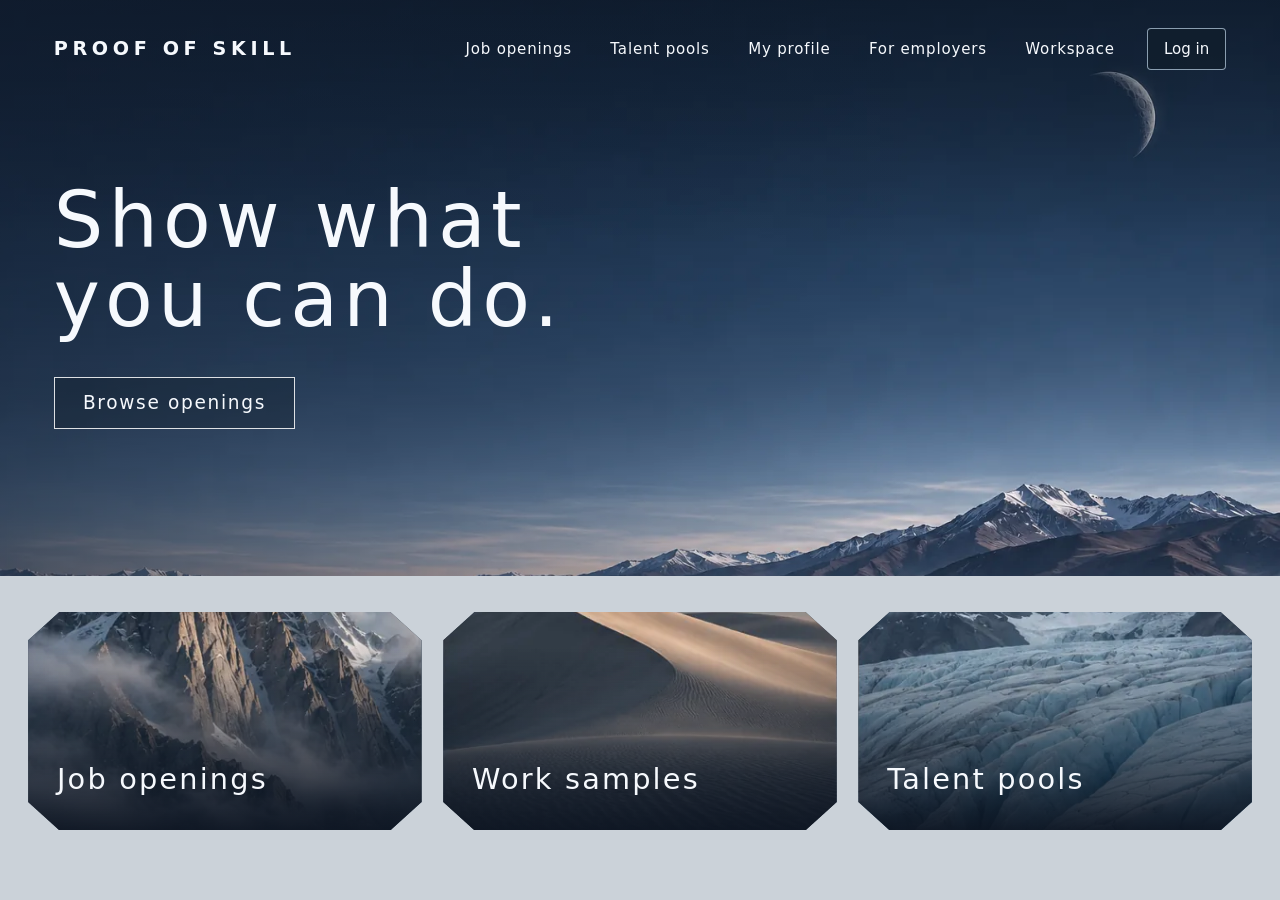
<file: index.html>
<!doctype html>
<html lang="en">
<head>
  <meta charset="utf-8">
  <meta name="viewport" content="width=device-width, initial-scale=1">
  <meta name="description" content="Practical work samples and structured human review for skills-first hiring.">
  <meta name="theme-color" content="#0d1624">
  <title>Proof of Skill</title>
  <link rel="stylesheet" href="style.css">
  <script defer src="candidate-auth-config.js"></script>
  <script defer src="candidate-auth.js"></script>
  <script defer src="candidate-idle.js"></script>
  <script defer src="teams.js"></script>
  <script defer src="employer-demo.js"></script>
  <script defer src="northline-demo.js"></script>
  <script defer src="app.js"></script>
</head>
<body>
  <a class="skip" href="#main">Skip to content</a>
  <div id="app"></div>
  <aside class="session-warning panel panel-pad flow" id="session-warning" aria-labelledby="session-warning-heading" hidden>
    <h2 id="session-warning-heading">Still working?</h2>
    <p id="session-warning-message" role="status"></p>
    <div class="actions"><button class="btn primary" type="button">Stay signed in</button></div>
  </aside>
  <div id="status" class="toast" role="status" aria-live="polite"></div>
  <noscript>This workspace requires JavaScript.</noscript>
</body>
</html>
</file>
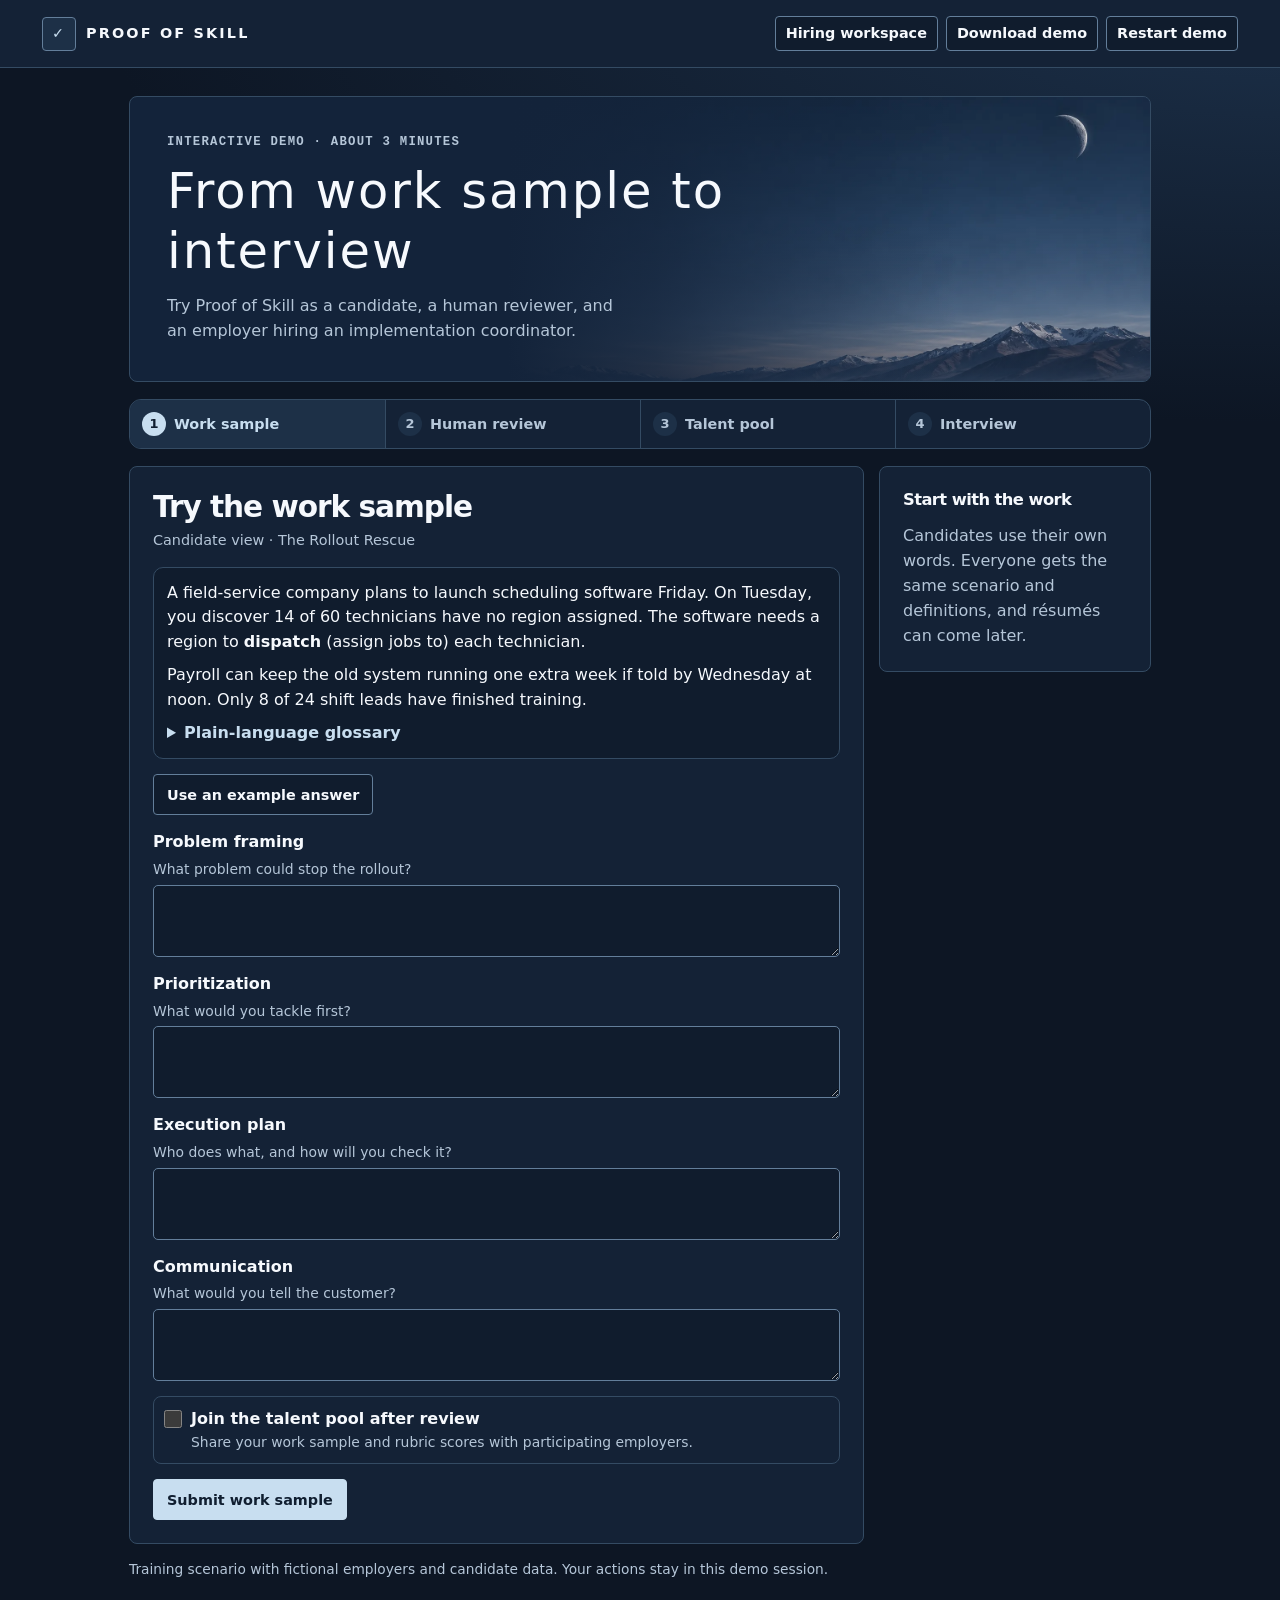
<file: guided-demo.html>
<!doctype html>
<html lang="en">
<head>
  <meta charset="utf-8">
  <meta name="viewport" content="width=device-width, initial-scale=1">
  <meta name="theme-color" content="#0d1624">
  <meta name="description" content="Try Proof of Skill from the candidate, reviewer, and employer perspectives.">
  <title>Guided demo · Proof of Skill</title>
  <style>
    :root {
      color-scheme:dark; font:16px/1.55 Inter, "Segoe UI", system-ui, sans-serif;
      --canvas:#0d1624; --surface:#142236; --control:#101c2d; --raised:#1d3047;
      --ink:#f6f9fd; --muted:#b5c6d8; --line:#344b63; --edge:#637e9a;
      --accent:#c8def0; --accent-hover:#ecf5ff; --accent-text:#101e30;
      --mono:"IBM Plex Mono",ui-monospace,"SFMono-Regular",Consolas,monospace;
    }
    *,*::before,*::after {box-sizing:border-box}
    body {margin:0;min-height:100vh;color:var(--ink);background:radial-gradient(ellipse at top right,#1c3049 0%,transparent 65%) 0 0 / 100% 460px no-repeat,var(--canvas)}
    h1,h2,h3,p {margin:0}
    h1,h2,h3 {line-height:1.2;letter-spacing:-.035em}
    h1 {font-size:clamp(2rem,5.4vw,3.2rem);max-width:19ch}
    h2 {font-size:clamp(1.35rem,3.8vw,1.85rem)}
    h3 {font-size:1.02rem}
    button,input,textarea,select {font:inherit}
    button {cursor:pointer}
    :focus-visible {outline:2px solid var(--accent-hover);outline-offset:4px}
    .topbar {
      display:flex;align-items:center;justify-content:space-between;gap:12px 22px;flex-wrap:wrap;
      min-height:68px;padding:12px clamp(18px,5vw,42px);background:var(--surface);border-bottom:1px solid var(--line)
    }
    .brand {display:flex;align-items:center;gap:10px;font-size:.9rem;font-weight:570;letter-spacing:.15em;text-transform:uppercase}
    .logo {display:grid;place-items:center;width:34px;height:34px;border-radius:4px;border:1px solid var(--edge);background:var(--raised);color:var(--accent);font-weight:820}
    main {max-width:1090px;margin:0 auto;padding:28px clamp(15px,4vw,34px) 55px}
    .hero {position:relative;isolation:isolate;overflow:hidden;min-height:252px;display:grid;align-content:center;padding:clamp(20px,5vw,37px);border:1px solid var(--line);border-radius:8px;background:#13233a;color:var(--ink)}
    .hero::after {
      content:"";z-index:-1;position:absolute;inset:0 0 0 auto;width:63%;
      background:linear-gradient(90deg,#13233a 0%,#13233ac9 23%,transparent 70%),
        linear-gradient(0deg,#13233a88,transparent 55%),
        var(--demo-image,none) right 26% / cover no-repeat,
        radial-gradient(ellipse at 82% 22%,#385776,#172b46 52%,#13233a 80%);
    }
    .tag {color:var(--muted);font:650 .77rem/1.4 var(--mono);text-transform:uppercase;letter-spacing:.10em;margin-bottom:11px}
    .hero p {color:var(--muted);max-width:45ch;margin-top:13px}
    .hero h1 {font-size:clamp(1.75rem,4.25vw,3.1rem);max-width:19ch;letter-spacing:.04em;font-weight:380}
    .steps {display:grid;grid-template-columns:repeat(4,1fr);margin:17px 0;padding:0;list-style:none;border:1px solid var(--line);border-radius:12px;background:var(--surface);overflow:hidden}
    .steps li {padding:12px;display:flex;align-items:center;gap:8px;font-size:.9rem;color:var(--muted);font-weight:640}
    .steps li + li {border-left:1px solid var(--line)}
    .steps li[aria-current=step] {color:var(--accent);background:var(--raised)}
    .steps li.past {color:#b7dec8}
    .step-number {display:grid;place-items:center;flex:none;width:24px;height:24px;border-radius:50%;background:var(--raised);font-size:.81rem}
    [aria-current=step] .step-number {color:var(--accent-text);background:var(--accent)}
    .past .step-number {color:#b7dec8;background:#213129}
    .layout {display:grid;grid-template-columns:minmax(0,1fr) minmax(210px,.37fr);align-items:start;gap:15px}
    .panel {min-width:0;padding:clamp(15px,4vw,23px);background:var(--surface);border:1px solid var(--line);border-radius:8px}
    .flow {display:grid;gap:15px}
    .muted {color:var(--muted)}
    .subtle {font-size:.9rem;color:var(--muted);margin-top:4px}
    .actions {display:flex;align-items:center;gap:8px;flex-wrap:wrap}
    .btn {min-height:41px;display:inline-flex;align-items:center;justify-content:center;padding:7px 13px;background:var(--control);border:1px solid var(--edge);border-radius:4px;color:var(--ink);font-weight:650;font-size:.9rem;text-decoration:none}
    .btn:hover {background:var(--raised);border-color:var(--edge)}
    .btn.primary {color:var(--accent-text);background:var(--accent);border-color:var(--accent)}
    .btn.primary:hover {background:var(--accent-hover);border-color:var(--accent-hover)}
    .btn.small {min-height:35px;padding:5px 10px}
    .brief {background:var(--control);border:1px solid var(--line);border-radius:10px;padding:13px;display:grid;gap:8px}
    details summary {cursor:pointer;color:var(--accent);font-weight:680}
    .brief dfn {font-style:normal;font-weight:650}
    .brief dl {display:grid;gap:6px;margin:9px 0 1px}
    .brief dl div {display:grid;grid-template-columns:7rem 1fr;gap:8px}
    .brief dt {font-weight:660}
    .brief dd {margin:0}
    .field {display:grid;gap:4px}
    .field label {font-weight:660}
    .field small,.consent small {color:var(--muted);font-size:.87rem}
    textarea,select {width:100%;min-width:0;padding:7px 9px;border:1px solid var(--edge);border-radius:5px;color:var(--ink);background:var(--control)}
    textarea {min-height:72px;resize:vertical}
    .consent {display:flex;gap:9px;padding:10px;border:1px solid var(--line);border-radius:8px}
    .consent input {flex:none;width:18px;height:18px;margin:3px 0 0;accent-color:var(--accent)}
    .consent small {display:block}
    .score-row {display:grid;grid-template-columns:minmax(0,1fr) 145px;gap:10px;align-items:start;border-bottom:1px solid var(--line);padding:9px 0}
    .score-row p {color:var(--muted);margin-top:3px;white-space:pre-wrap;overflow-wrap:anywhere}
    .score-row label {display:block;font-size:.85rem;font-weight:660;margin-bottom:4px}
    .pool-card,.result {border:1px solid var(--line);border-radius:10px;padding:13px;background:var(--control);display:grid;gap:10px}
    .pool-head {display:flex;justify-content:space-between;align-items:flex-start;gap:8px}
    .pill {display:inline-flex;white-space:nowrap;border-radius:99px;background:var(--raised);color:var(--accent);padding:4px 8px;font-size:.83rem;font-weight:720}
    .evidence {list-style:none;margin:8px 0 0;padding:0}
    .evidence li {padding:6px 0;border-top:1px solid var(--line)}
    .evidence li p {white-space:pre-wrap;overflow-wrap:anywhere}
    .fine-print {font-size:.86rem;color:var(--muted);margin-top:15px}
    .legend {color:var(--accent);font-size:.88rem;font-weight:710}
    .alert {color:#f2c2c2;font-weight:650}
    [hidden] {display:none!important}
    @media(max-width:760px) {.hero::after {opacity:.42;width:100%}.layout {grid-template-columns:1fr}.steps li {padding:9px 7px;font-size:.83rem}}
    @media(max-width:480px) {.steps{grid-template-columns:repeat(2,1fr)}.steps li:nth-child(3){border-left:none}.steps li:nth-child(n+3){border-top:1px solid var(--line)}.steps li{padding:7px}.score-row{grid-template-columns:1fr}.brief dl div{grid-template-columns:1fr;gap:1px}}
  </style>
</head>
<body>
  <header class="topbar">
    <div class="brand"><span class="logo" aria-hidden="true">✓</span>Proof of Skill</div>
    <nav class="actions" aria-label="Demo controls">
      <a class="btn small" id="workspace" href="./#workspace" hidden>Hiring workspace</a>
      <button class="btn small" id="download" type="button" hidden>Download demo</button>
      <button class="btn small" type="button" data-action="restart" id="restart" hidden>Restart demo</button>
    </nav>
  </header>
  <main>
    <header class="hero">
      <span class="tag">Interactive demo · About 3 minutes</span>
      <h1>From work sample to interview</h1>
      <p>Try Proof of Skill as a candidate, a human reviewer, and an employer hiring an implementation coordinator.</p>
    </header>
    <ol class="steps" id="steps" aria-label="Walkthrough progress"></ol>
    <div class="layout">
      <section class="panel flow" id="stage" aria-labelledby="stage-title"></section>
      <aside class="panel flow" id="guidance" aria-label="How this works"></aside>
    </div>
    <p class="fine-print">Training scenario with fictional employers and candidate data. Your actions stay in this demo session.</p>
    <p class="alert" id="download-error" role="alert" hidden></p>
    <noscript><p>This walkthrough needs JavaScript. Open the file in a browser with JavaScript enabled.</p></noscript>
  </main>
  <script>
    "use strict";
    const rubric = [
      {name:"Problem framing",prompt:"What problem could stop the rollout?",sample:"Dispatch is the immediate concern. Fourteen technicians lack region assignments, so the new system cannot route jobs to them."},
      {name:"Prioritization",prompt:"What would you tackle first?",sample:"Ask payroll to hold the fallback before Wednesday noon, then fix the missing regions. Aim training at leads working launch day."},
      {name:"Execution plan",prompt:"Who does what, and how will you check it?",sample:"The staffing lead confirms regions Wednesday morning. Engineering corrects and tests all 60 technician records. Operations makes the launch call Thursday at 3 p.m."},
      {name:"Communication",prompt:"What would you tell the customer?",sample:"Friday remains the target. We're correcting 14 dispatch records and preserving a one-week fallback. We'll confirm the launch decision Thursday at 3 p.m."}
    ];
    const companies = ["Northline Field Systems","CivicLoop Software"];
    const stepLabels = ["Work sample","Human review","Talent pool","Interview"];
    const ratingLabels = ["Missing or off-base","Partial","Adequate","Strong","Specific and convincing"];
    const stage = document.querySelector("#stage");
    const steps = document.querySelector("#steps");
    const guidance = document.querySelector("#guidance");
    const safe = value => String(value ?? "").replace(/[&<>"']/g, char => ({"&":"&amp;","<":"&lt;",">":"&gt;",'"':"&quot;","'":"&#39;"}[char]));
    let current = 0;
    let draft = freshDraft();
    function freshDraft() {
      return {answers:rubric.map(()=>""),consent:false,scores:rubric.map(()=>""),feedback:"",company:"",response:""};
    }
    const heading = (title,description) => `<div><h2 id="stage-title" tabindex="-1">${title}</h2><p class="subtle">${description}</p></div>`;
    const action = (label,name,primary=false) => `<button class="btn${primary ? " primary" : ""}" type="button" data-action="${name}">${label}</button>`;
    const formError = '<p class="alert" data-error role="alert" hidden></p>';
    function workSample() {
      return `${heading("Try the work sample","Candidate view · The Rollout Rescue")}
        <div class="brief">
          <p>A field-service company plans to launch scheduling software Friday. On Tuesday, you discover 14 of 60 technicians have no region assigned. The software needs a region to <dfn>dispatch</dfn> (assign jobs to) each technician.</p>
          <p>Payroll can keep the old system running one extra week if told by Wednesday at noon. Only 8 of 24 shift leads have finished training.</p>
          <details><summary>Plain-language glossary</summary><dl>
            <div><dt>Dispatch</dt><dd>Assigning jobs to the people who will do them.</dd></div>
            <div><dt>Fallback</dt><dd>A backup plan if the original plan fails.</dd></div>
            <div><dt>Go-live</dt><dd>When people start using the new system for real work.</dd></div>
          </dl></details>
        </div>
        <form class="flow" data-stage="sample">
          <div class="actions">${action("Use an example answer","example")}</div>
          ${rubric.map((criterion,i)=>`<div class="field"><label for="answer-${i}">${criterion.name}</label><small id="prompt-${i}">${criterion.prompt}</small>
            <textarea name="answer-${i}" id="answer-${i}" aria-describedby="prompt-${i}" maxlength="1200" required>${safe(draft.answers[i])}</textarea></div>`).join("")}
          <label class="consent"><input type="checkbox" name="consent" ${draft.consent ? "checked" : ""}><span><strong>Join the talent pool after review</strong><small>Share your work sample and rubric scores with participating employers.</small></span></label>
          ${formError}<div class="actions"><button class="btn primary">Submit work sample</button></div>
        </form>`;
    }
    function reviewWork() {
      return `${heading("Review the candidate’s work","Reviewer view · Candidate PS-104")}
        <form class="flow" data-stage="review">
          <div class="actions">${action("Use an example review","score-example")}</div>
          <div>${rubric.map((criterion,i)=>`<div class="score-row">
            <div><h3>${criterion.name}</h3><p>${safe(draft.answers[i])}</p></div>
            <div><label for="score-${i}">${criterion.name} score</label><select id="score-${i}" name="score-${i}" required><option value="">Choose 1–5</option>
              ${ratingLabels.map((label,n)=>`<option value="${n+1}" ${draft.scores[i]===String(n+1) ? "selected" : ""}>${n+1} · ${label}</option>`).join("")}
            </select></div>
          </div>`).join("")}</div>
          <div class="field"><label for="review-feedback">Evidence and feedback</label><textarea id="review-feedback" name="feedback" maxlength="1000" required>${safe(draft.feedback)}</textarea></div>
          ${formError}<div class="actions"><button class="btn primary">Save human review</button>${action("Back","back")}</div>
        </form>`;
    }
    function browsePool() {
      const score = draft.scores.reduce((sum,value)=>sum+Number(value),0);
      return `${heading("Find the candidate in the talent pool","Employer view · Implementation coordinator")}
        ${draft.consent ? `<article class="pool-card">
          <div class="pool-head"><div><h3>Candidate PS-104</h3><p class="subtle">The Rollout Rescue · Human reviewed</p></div><span class="pill">${score} / 20</span></div>
          <details><summary>View work sample and scores</summary><ul class="evidence">${rubric.map((criterion,i)=>`<li><strong>${criterion.name} · ${draft.scores[i]} / 5</strong><p>${safe(draft.answers[i])}</p></li>`).join("")}</ul></details>
          <form class="flow" data-stage="request">
            <div class="field"><label for="company">Request as</label><select id="company" name="company" required><option value="">Choose a fictional employer</option>${companies.map(company=>`<option ${draft.company===company ? "selected" : ""}>${company}</option>`).join("")}</select></div>
            <div class="actions"><button class="btn primary">Request live interview</button></div>
          </form>
        </article>` : `<div class="result"><h3>Candidate PS-104 kept this sample private</h3><p>Employers can discover the sample after the candidate opts in.</p><div class="actions">${action("Opt in as the candidate","opt-in",true)}</div></div>`}
        <div class="actions">${action("Back","back")}</div>`;
    }
    function interview() {
      const company = safe(draft.company);
      if (draft.response) return `${heading("Walkthrough complete","Candidate view · Interview request")}
        <div class="result"><span class="legend">${draft.response==="accepted" ? "Interest recorded" : "Request declined"}</span>
          <h3>${company}</h3><p>${draft.response==="accepted" ? "In Proof of Skill, the hiring team can now follow up with the candidate to arrange a live conversation." : "In Proof of Skill, the employer can see the candidate’s response. The candidate can still hear from other participating employers while pool sharing is on."}</p></div>
        <div class="actions">${action("Run the demo again","restart",true)}</div>`;
      return `${heading("Respond to the interview request","Candidate view · My candidacy")}
        <div class="result"><h3>${company}</h3><p>${company} requested a live interview about the implementation coordinator role after seeing your work sample.</p>
          <div class="actions">${action("I’m interested","accept",true)}${action("Decline","decline")}</div></div>
        <div class="actions">${action("Back","back")}</div>`;
    }
    const coach = [
      ["Start with the work","Candidates use their own words. Everyone gets the same scenario and definitions, and résumés can come later."],
      ["Score the reasoning","The reviewer sees a candidate code. They look for evidence in the answers and record scores against four criteria."],
      ["One sample, several employers","An opted-in candidate can be discovered by multiple employers who have agreed to review the work first."],
      ["Let the candidate decide","The candidate can accept or decline the request. The employer and candidate arrange the interview separately."]
    ];
    function render(focus=false) {
      const [label,body] = coach[current];
      steps.innerHTML = stepLabels.map((item,i)=>`<li ${i===current ? 'aria-current="step"' : i<current ? 'class="past"' : ""}><span class="step-number" aria-hidden="true">${i<current ? "✓" : i+1}</span>${item}</li>`).join("");
      stage.innerHTML = [workSample,reviewWork,browsePool,interview][current]();
      guidance.innerHTML = `<h3>${label}</h3><p class="muted">${body}</p>`;
      document.querySelector("#restart").hidden = false;
      if (focus) {
        const title=document.querySelector("#stage-title");
        title.focus({preventScroll:true});
        steps.scrollIntoView({block:"start"});
      }
    }
    function saveEdits() {
      const form = stage.querySelector("form");
      if (!form) return;
      const data = new FormData(form);
      if (form.dataset.stage === "sample") {
        const answers = rubric.map((_,i)=>data.get("answer-"+i).trim());
        if (answers.some((answer,i)=>answer!==draft.answers[i])) {
          draft.scores=rubric.map(()=>""); draft.feedback=""; draft.company=""; draft.response="";
        }
        draft.answers=answers;
        draft.consent=data.has("consent");
      } else if (form.dataset.stage === "review") {
        draft.scores=rubric.map((_,i)=>data.get("score-"+i));
        draft.feedback=data.get("feedback").trim();
      } else if (form.dataset.stage === "request") {
        draft.company=data.get("company");
      }
    }
    function showError(form,message) {
      const error=form.querySelector("[data-error]");
      error.textContent=message;
      error.hidden=false;
    }
    stage.addEventListener("submit",event=>{
      const form=event.target;
      event.preventDefault();
      saveEdits();
      if (form.dataset.stage==="sample" && draft.answers.some(answer=>!answer)) return showError(form,"Add a response for all four criteria.");
      if (form.dataset.stage==="review" && !draft.feedback) return showError(form,"Add feedback that explains the score.");
      if (form.dataset.stage==="request" && !companies.includes(draft.company)) return;
      current++;
      render(true);
    });
    document.addEventListener("click",event=>{
      const control=event.target.closest("button[data-action]");
      if (!control) return;
      const form=control.form;
      switch (control.dataset.action) {
        case "example":
          rubric.forEach((criterion,i)=>{form.elements["answer-"+i].value=criterion.sample;});
          form.elements["answer-0"].focus();
          break;
        case "score-example":
          ["5","4","4","5"].forEach((value,i)=>{form.elements["score-"+i].value=value;});
          form.elements.feedback.value="Clear dispatch risk and fallback deadline. Add a measurable training checkpoint before the go-live decision.";
          form.elements["score-0"].focus();
          break;
        case "back": saveEdits(); current--; render(true); break;
        case "opt-in": draft.consent=true; render(true); break;
        case "accept": draft.response="accepted"; render(true); break;
        case "decline": draft.response="declined"; render(true); break;
        case "restart": draft=freshDraft(); current=0; render(true); break;
      }
    });
    if (location.protocol==="https:" || location.protocol==="http:") {
      document.documentElement.style.setProperty("--demo-image", 'url("blue-hour.webp")');
      document.querySelector("#workspace").hidden=false;
      const download=document.querySelector("#download");
      download.hidden=false;
      download.addEventListener("click", async ()=>{
        const error=document.querySelector("#download-error");
        error.hidden=true;
        download.disabled=true;
        try {
          const response=await fetch("guided-demo.html");
          if (!response.ok) throw Error("Download failed");
          const url=URL.createObjectURL(new Blob([await response.text()],{type:"text/html;charset=utf-8"}));
          const link=document.createElement("a");
          link.href=url;
          link.download="proof-of-skill-demo.html";
          document.body.appendChild(link);
          link.click();
          link.remove();
          setTimeout(()=>URL.revokeObjectURL(url),1000);
        } catch {
          error.textContent="The download could not be prepared. Try again.";
          error.hidden=false;
        } finally {
          download.disabled=false;
        }
      });
    }
    render();
  </script>
</body>
</html>
</file>
<file: style.css>
:root {
  color-scheme: dark;
  --canvas:#0d1624; --surface:#142236; --raised:#1d3047; --control:#101c2d;
  --ink:#f6f9fd; --muted:#b5c6d8; --line:#344b63; --edge:#637e9a;
  --accent:#c8def0; --accent-hover:#ecf5ff; --accent-text:#101e30; --sidebar:#0f1b2b;
  --green:#b7dec8; --green-bg:#213129; --amber:#efd1a4; --amber-bg:#33291d;
  --mono:"IBM Plex Mono",ui-monospace,"SFMono-Regular",Consolas,monospace;
  --radius:8px;
  font:16px/1.5 "Inter","Segoe UI",system-ui,sans-serif;
}
*,*::before,*::after {box-sizing:border-box}
body {margin:0;background:var(--canvas);color:var(--ink)}
button,input,textarea,select {font:inherit}
button {cursor:pointer}
button:disabled {cursor:default;opacity:.54}
button, a, input, select, textarea, summary {outline-offset:4px}
:focus-visible {outline:2px solid var(--accent-hover)}
a {color:var(--accent)}
h1,h2,h3,p {margin:0}
h1,h2,h3 {line-height:1.19;letter-spacing:-.035em}
h1 {font-size:clamp(2rem,4.8vw,2.85rem);font-weight:740}
h2 {font-size:1.45rem;font-weight:710}
h3 {font-size:1.1rem}
svg {width:20px;height:20px;flex:none;vertical-align:middle}
.skip {position:fixed;left:12px;top:12px;transform:translateY(-200%);padding:8px 12px;background:var(--surface);z-index:9;border-radius:5px}
.skip:focus {transform:none}
.shell,.invited-shell {min-height:100vh;background:radial-gradient(ellipse at top right,#1c3049 0%,transparent 65%) 0 0 / 100% 460px no-repeat,var(--canvas)}
.shell {display:grid;grid-template-columns:238px minmax(0,1fr)}
.sidebar {position:sticky;top:0;height:100dvh;overflow-y:auto;display:flex;flex-direction:column;gap:24px;padding:24px 17px 20px;border-right:1px solid var(--line);background:linear-gradient(180deg,#172841,var(--sidebar) 45%);color:var(--muted)}
.brand {display:flex;align-items:center;gap:10px;padding:0 4px;color:var(--ink);font-size:.9rem;font-weight:570;text-transform:uppercase;letter-spacing:.15em}
.logo {width:34px;height:34px;flex:none;display:grid;place-items:center;border-radius:4px;border:1px solid var(--edge);background:#15253b;color:var(--accent)}
.sidebar nav {display:grid;gap:5px}
.nav-label {font-family:var(--mono);font-size:.75rem;letter-spacing:.10em;text-transform:uppercase;font-weight:700;padding:0 10px 6px;color:var(--muted)}
.nav-label.secondary {margin-top:15px}
.nav-btn {border:1px solid transparent;background:transparent;color:var(--muted);text-align:left;display:flex;align-items:center;gap:11px;padding:10px;border-radius:5px;min-height:43px;font-size:.91rem}
.nav-btn:hover,.nav-btn[aria-current=page] {background:var(--raised);color:var(--ink)}
.nav-btn[aria-current=page] {border-color:var(--edge);box-shadow:inset 2px 0 var(--accent)}
.sidebar-footer {margin-top:auto;display:flex;gap:10px;align-items:center;padding:15px 5px 0;border-top:1px solid var(--line);font-size:.86rem;line-height:1.35}
.sidebar-footer strong {display:block;color:#fff;font-weight:650}
.sidebar-footer small {color:var(--muted)}
.workspace-mark {background:var(--raised);color:var(--accent);width:33px;height:33px;display:grid;place-items:center;border-radius:9px;font-size:.75rem;font-weight:750}
.topbar {min-height:60px;background:#101c2dd9;border-bottom:1px solid var(--line);display:flex;justify-content:space-between;align-items:center;padding:10px clamp(19px,4vw,48px);gap:12px}
.crumb {display:flex;align-items:center;gap:10px;font-size:.88rem;color:var(--muted)}
.crumb strong {color:var(--ink);font-weight:650}
.crumb svg {width:13px;height:13px}
.topbar-end {display:flex;align-items:center;gap:13px}
.status-pill,.pill {display:inline-flex;gap:7px;align-items:center;padding:4px 9px;border-radius:30px;font-size:.79rem;font-weight:660;line-height:1.4;white-space:nowrap}
.status-pill {color:var(--muted);border:1px solid var(--line)}
.avatar {height:33px;width:33px;border-radius:50%;display:grid;place-items:center;background:var(--raised);color:var(--accent);font-weight:760;font-size:.8rem}
.page {max-width:1470px;margin:0 auto;padding:31px clamp(19px,4vw,48px) 48px}
.page-head {
  position:relative;isolation:isolate;overflow:hidden;display:flex;justify-content:space-between;align-items:flex-end;gap:16px 24px;
  min-height:158px;padding:clamp(18px,3.2vw,31px);margin-bottom:24px;
  background:linear-gradient(112deg,#13233a,#203854);border:1px solid var(--line);border-radius:var(--radius);
}
.shell:not([data-page="overview"]) .page-head::before {
  content:"";position:absolute;z-index:-1;inset:0 0 0 auto;width:min(100%,430px);
  mask-image:linear-gradient(90deg,transparent,#000 44%);
  background:
    linear-gradient(0deg,#142239c4,transparent 72%),
    url("blue-hour.webp") right 26% / auto 170% no-repeat;
}
.shell[data-page="overview"] .page-head {min-height:0;padding:0;background:none;border:0}
.page-head h1 {font-size:clamp(1.95rem,4.3vw,3.1rem);font-weight:380;letter-spacing:.025em;text-wrap:balance}
.page-head p {margin-top:7px;color:var(--muted)}
.btn {display:inline-flex;justify-content:center;align-items:center;gap:8px;min-height:42px;border-radius:4px;border:1px solid var(--edge);background:var(--control);padding:8px 14px;color:var(--ink);font-size:.9rem;font-weight:650;text-decoration:none;line-height:1.25}
.btn svg {width:17px;height:17px}
.btn:hover {background:var(--raised);border-color:var(--edge)}
.btn.primary,.hero .btn.light {color:var(--accent-text);background:var(--accent);border-color:var(--accent)}
.btn.primary:hover,.hero .btn.light:hover {background:var(--accent-hover);border-color:var(--accent-hover)}
.btn.small {min-height:35px;padding:6px 10px}
.btn.text {border-color:transparent;color:var(--accent);background:transparent}
.btn.text:hover {background:var(--raised)}
.actions {display:flex;gap:8px;flex-wrap:wrap;align-items:center}
.hero {position:relative;isolation:isolate;display:grid;align-items:center;min-height:270px;background:#13233a;border:1px solid var(--line);border-radius:var(--radius);overflow:hidden}
.hero-copy {position:relative;z-index:1;padding:clamp(22px,4vw,36px);max-width:min(62%,610px)}
.hero-tag {display:inline-flex;align-items:center;gap:8px;color:var(--muted);font:650 .76rem/1.4 var(--mono);text-transform:uppercase;letter-spacing:.12em}
.hero-tag svg {width:14px;height:14px}
.hero h2 {font-size:clamp(1.7rem,4vw,3.05rem);font-weight:380;letter-spacing:.06em;margin:12px 0 9px;line-height:1.05}
.hero p {color:var(--muted);max-width:45ch}
.hero .actions {margin-top:18px}
.hero-art {
  position:absolute;inset:0 0 0 auto;width:66%;pointer-events:none;
  background:linear-gradient(90deg,#13233a 0%,#13233ac9 23%,transparent 70%),
    linear-gradient(0deg,#13233a88,transparent 55%),
    url("blue-hour.webp") right 26% / cover no-repeat;
}
.hero .btn.ghost {background:#101c2dea}
.hero .btn.ghost:hover {background:var(--raised)}
.stats {display:grid;grid-template-columns:repeat(3,minmax(0,1fr));gap:15px;margin:19px 0}
.stat {background:var(--surface);border:1px solid var(--line);border-radius:12px;display:grid;grid-template-columns:auto 1fr;gap:12px;align-items:center;padding:14px 15px}
.tile-icon {width:39px;height:39px;display:grid;place-items:center;border-radius:10px;background:var(--raised);color:var(--accent)}
.tile-icon.amber {color:var(--amber);background:var(--amber-bg)}
.tile-icon.green {color:var(--green);background:var(--green-bg)}
.stat small {display:block;color:var(--muted);font-size:.81rem}
.stat strong {display:block;font-family:var(--mono);font-size:1.53rem;letter-spacing:-.05em;line-height:1.15}
.columns {display:grid;grid-template-columns:minmax(0,1.9fr) minmax(250px,1fr);gap:17px;align-items:start}
.panel {background:var(--surface);border:1px solid var(--line);border-radius:var(--radius);min-width:0}
.panel-pad {padding:20px}
.panel-head {display:flex;justify-content:space-between;align-items:flex-start;gap:10px;padding:17px 17px 14px}
.panel-head h2 {font-size:1.25rem}
.panel-head p,.subtle {color:var(--muted);font-size:.875rem;margin-top:4px}
.table-wrap {overflow:auto}
table {border-collapse:collapse;width:100%;text-align:left;font-size:.88rem;white-space:nowrap}
th,td {padding:10px 14px;border-top:1px solid var(--line)}
th {font-family:var(--mono);font-size:.78rem;color:var(--muted);font-weight:690;background:var(--raised)}
td:first-child,th:first-child {padding-left:17px}
td:last-child,th:last-child {padding-right:17px}
td a,td button.link {font-weight:690}
.row-label {display:flex;gap:8px;align-items:center}
.tiny-mark {width:27px;height:27px;display:inline-grid;place-items:center;border-radius:8px;color:var(--accent);background:var(--raised)}
.tiny-mark svg {width:14px;height:14px}
.pill.pending {color:var(--amber);background:var(--amber-bg)}
.pill.reviewed {color:var(--green);background:var(--green-bg)}
.pill.neutral {background:var(--raised);color:var(--accent)}
.dot {width:6px;height:6px;border-radius:50%;background:currentColor}
.link {border:0;background:none;padding:3px;color:var(--accent);font:inherit;text-align:left}
.link:hover {text-decoration:underline}
.rubric-list {list-style:none;margin:13px 0;padding:0}
.rubric-list li {display:flex;gap:9px;align-items:center;border-bottom:1px solid var(--line);padding:8px 0;font-size:.88rem}
.rubric-list li:last-child {border-bottom:none}
.rubric-list svg {width:16px;height:16px;color:var(--accent)}
.rubric-list span {margin-left:auto;font-size:.8rem;color:var(--muted);white-space:nowrap}
.flow {display:grid;gap:16px}
.cards {display:grid;grid-template-columns:repeat(auto-fit,minmax(min(280px,100%),1fr));gap:16px}
.assessment-card {display:grid;gap:12px;align-content:start}
.assessment-card p,.text-block {white-space:pre-wrap;overflow-wrap:anywhere}
.form {display:grid;gap:16px}
.field {display:grid;gap:6px}
.field label,legend {font-size:.92rem;font-weight:690}
.field small {color:var(--muted);font-size:.82rem}
input,select,textarea {border:1px solid var(--edge);border-radius:5px;background:var(--control);color:var(--ink);padding:9px 10px;width:100%;min-width:0}
select {appearance:none;padding-right:35px;background:linear-gradient(45deg,transparent 49%,var(--muted) 51%) right 17px center/5px 5px no-repeat,linear-gradient(135deg,var(--muted) 49%,transparent 51%) right 12px center/5px 5px no-repeat,var(--control)}
textarea {min-height:94px;resize:vertical}
.form-row {display:grid;grid-template-columns:1.5fr 1fr;gap:12px}
.error {color:#f2c2c2;background:#332123;border:1px solid #795153;border-radius:8px;padding:9px 12px;font-size:.88rem}
.notice {color:var(--ink);background:var(--raised);border:1px solid var(--line);border-radius:9px;padding:10px 12px;font-size:.88rem;overflow-wrap:anywhere}
.empty {padding:20px;color:var(--muted)}
.reading {max-width:850px}
form fieldset {margin:0;border:1px solid var(--line);border-radius:10px;padding:12px;display:grid;gap:8px;min-width:0}
.scale {display:flex;flex-wrap:wrap;gap:6px}
.scale label {position:relative;cursor:pointer}
.scale input {position:absolute;opacity:0;width:1px;height:1px}
.scale span {display:grid;place-items:center;width:37px;height:35px;border:1px solid var(--edge);border-radius:7px}
.scale input:checked + span {background:var(--accent);color:var(--accent-text);border-color:var(--accent)}
.scale input:focus-visible + span {outline:2px solid var(--accent);outline-offset:3px}
.response-block + .response-block {margin-top:16px;padding-top:15px;border-top:1px solid var(--line)}
.response-block p {margin-top:6px;color:var(--muted)}
.filter {display:flex;gap:7px;flex-wrap:wrap;padding:0 16px 13px}
.filter button[aria-pressed=true] {background:var(--raised);color:var(--accent);border-color:var(--edge)}
.score-total {font-size:1.15rem;font-weight:740}
.invited-shell .page {max-width:930px}
.toast {position:fixed;right:18px;bottom:20px;z-index:8;max-width:min(390px,calc(100% - 36px));padding:10px 14px;border-radius:9px;background:var(--sidebar);color:#fff;border:1px solid var(--edge);box-shadow:0 5px 16px #0008;font-size:.89rem}
.toast:empty {display:none}
.session-warning {position:fixed;inset:auto 18px 68px auto;z-index:9;width:min(360px,calc(100% - 36px));box-shadow:0 5px 16px #0008}
[hidden] {display:none!important}
@media (max-width:1100px) {
  .shell {grid-template-columns:190px minmax(0,1fr)}
  .columns {grid-template-columns:minmax(0,1fr)}
}
@media (max-width:700px) {
  .shell {display:block}
  .sidebar {position:static;height:auto;overflow:visible;padding:13px 14px 9px;gap:9px}
  .sidebar nav {margin-top:0;display:flex;flex-wrap:wrap;gap:2px 5px}
  .nav-label,.sidebar-footer {display:none}
  .nav-btn {padding:6px 8px;gap:5px;min-height:34px;font-size:.8rem}
  .nav-btn svg {width:15px;height:15px}
  .topbar {min-height:48px}
  .page {padding-top:23px}
  .hero-copy {max-width:min(100%,470px);padding:21px}
  .hero-art {opacity:.42;width:100%;background-position:center,center,center}
  .hero h2 {font-size:clamp(1.6rem,6.3vw,2.6rem)}
  .page-head {align-items:flex-start;flex-wrap:wrap;gap:12px;min-height:0}
  .shell:not([data-page="overview"]) .page-head::before {opacity:.38}
  .stats {gap:7px;margin:14px 0}
  .stat {padding:8px;gap:6px;grid-template-columns:1fr}
  .tile-icon {width:29px;height:29px}
  .tile-icon svg {width:16px;height:16px}
  .stat small {font-size:.76rem}
  .stat strong {font-size:1.26rem}
  .form-row {grid-template-columns:1fr}
}
.visually-hidden {position:absolute;width:1px;height:1px;padding:0;margin:-1px;overflow:hidden;clip-path:inset(50%);white-space:nowrap}
.sample {font-size:.73rem;margin-top:0}
.link-note,.scale-card {margin-top:16px}
.brief-detail {margin:12px 0 17px;border:1px solid var(--line);border-radius:8px;padding:8px 11px}
.brief-detail summary {cursor:pointer;font-size:.88rem;font-weight:650;color:var(--accent)}
.brief-detail p {margin-top:8px;font-size:.9rem}
@media (min-width:1101px) {.review-columns {grid-template-columns:minmax(0,1.45fr) minmax(320px,1fr)}}
.invited-shell .topbar strong {letter-spacing:.045em}
.hiring-steps {
  counter-reset: hiring-step;
  display:grid;
  grid-template-columns:repeat(3,minmax(0,1fr));
  gap:12px;
  list-style:none;
  margin:14px 0 0;
  padding:11px 14px;
  border:1px solid var(--line);
  border-radius:10px;
  background:var(--surface);
}
.hiring-steps li {
  counter-increment:hiring-step;
  display:flex;
  align-items:center;
  gap:8px;
  font-size:.84rem;
  font-weight:630;
}
.hiring-steps li::before {
  content:counter(hiring-step);
  display:grid;
  place-items:center;
  flex:none;
  width:22px;
  height:22px;
  border-radius:50%;
  background:var(--raised);
  color:var(--accent);
  font-size:.75rem;
  font-weight:720;
}
@media (max-width:700px) {
  .hiring-steps {grid-template-columns:1fr;gap:8px}
}
.hiring-steps li::before {content:counter(hiring-step) / ""}
.pool-card-head {display:flex;justify-content:space-between;align-items:flex-start;gap:12px}
.profile-columns {max-width:1130px}
.profile-heading {display:flex;align-items:flex-start;justify-content:space-between;gap:12px;flex-wrap:wrap;overflow-wrap:anywhere}
.profile-identity {display:flex;align-items:center;gap:13px;min-width:0}
.profile-mark {display:grid;place-items:center;flex:none;width:46px;height:46px;border-radius:12px;border:1px solid var(--line);background:var(--raised);color:var(--accent)}
.profile-mark svg {width:24px;height:24px}
.profile-avatar {border:1px solid var(--line)}
.profile-avatar:hover {border-color:var(--accent)}
.profile-roles {display:flex;flex-wrap:wrap;gap:7px;list-style:none;margin:10px 0 0;padding:0}
.profile-roles li {max-width:100%;overflow-wrap:anywhere;border:1px solid var(--line);border-radius:7px;background:var(--raised);padding:5px 9px;font-size:.9rem}
.profile-columns h4 {margin:0 0 4px;font-size:1rem}
.profile-preview summary {cursor:pointer;font-weight:690}
.profile-preview-body {padding-top:14px}
.profile-preview-sample {border-top:1px solid var(--line);padding-top:12px;overflow-wrap:anywhere}
.pool-filters {display:grid;grid-template-columns:repeat(2,minmax(0,1fr));gap:12px}
.pool-filters .field:first-child {grid-column:1/-1}
.blocked-companies {border-top:1px solid var(--line);padding-top:16px}
.pool-evidence {margin:0}
.pool-evidence .response-block {margin:10px 0}
.pool-evidence h3 .subtle {margin-left:4px;font-weight:600}
.consent {
  display:flex;
  align-items:flex-start;
  gap:10px;
  padding:12px;
  border:1px solid var(--line);
  border-radius:9px;
  font-size:.91rem;
}
.consent input {width:18px;height:18px;flex:none;margin:3px 0 0;accent-color:var(--accent)}
.consent small {display:block;color:var(--muted);font-size:.85rem;margin-top:2px}
.consent.compact {padding:0;border:none;font-size:.85rem}
.request-form {display:grid;grid-template-columns:minmax(0,1fr) auto;align-items:end;gap:9px}
.request-form .error {grid-column:1/-1}
.employer-list,.request-list {margin:0}
.employer-list li,.request-list li {flex-wrap:wrap}
.request-list li {justify-content:space-between}
@media (max-width:550px) {
  .request-form,.pool-filters {grid-template-columns:1fr}
}
.inline-definition {color:var(--muted);font-size:.91em}
dfn {font-style:normal;font-weight:690}
.glossary {margin:0;background:var(--control)}
.glossary dl {display:grid;gap:9px;margin:9px 0 3px;font-size:.9rem;overflow-wrap:anywhere}
.glossary dl div {display:grid;grid-template-columns:minmax(105px,1fr) 3fr;gap:6px 14px}
.glossary dt {font-weight:690}
.glossary dd {margin:0;color:var(--muted)}
@media (max-width:550px) {.glossary dl div {grid-template-columns:1fr;gap:1px}}
.job-search {display:grid;grid-template-columns:2fr minmax(175px,1fr) auto;gap:12px;align-items:end}
.job-count {margin:16px 0 8px}
.job-list {display:grid;grid-template-columns:repeat(auto-fit,minmax(min(275px,100%),1fr));gap:14px}
.job-card {grid-template-rows:auto auto auto 1fr auto}
.job-card .actions {align-self:start}
.job-detail-copy {margin-top:6px;color:var(--muted)}
.job-source-note {border-top:1px solid var(--line);padding-top:12px}
.job-source-note .actions {margin-top:8px}
#job-assessment-field,.company-question-section {gap:14px;padding:clamp(12px,2vw,20px);background:var(--control)}
#job-assessment-field h2 {margin-top:4px;font-size:1.15rem}
#job-assessment-field h2 .subtle {margin-left:5px;font-weight:550}
#job-assessment-field textarea,.company-question-section textarea,.company-question-section select {background-color:var(--surface)}
#job-assessment-field textarea {min-height:65px}
.company-question-section .response-block .field {margin-top:10px}
.team-workspace {max-width:1130px}
.team-disclosure {overflow-wrap:anywhere}
.team-disclosure summary {cursor:pointer;font-weight:650;color:var(--accent)}
.team-form {padding-top:14px}
.team-member {display:grid;gap:8px;border-top:1px solid var(--line);padding-top:12px;overflow-wrap:anywhere}
.team-member .brief-detail,.team-settings .brief-detail,.team-workspace article .brief-detail {margin:0}
.assignment-summary {display:flex;flex-wrap:wrap;gap:10px 30px;margin:0}
.assignment-summary dt {font-size:.875rem;color:var(--muted)}
.assignment-summary dd {margin:2px 0 0;font-weight:650}
.team-history {display:grid;gap:12px;list-style:none;margin:0}
.team-history li + li {padding-top:12px;border-top:1px solid var(--line)}
.team-history .text-block {margin-top:4px}
@media (max-width:600px) {.job-search {grid-template-columns:1fr}.job-search .btn {justify-self:start}}

.brand {text-decoration:none}
.blue-home {
  position:relative;
  min-height:100svh;
  background:#cbd2d9;
  color:#f6f9fd;
  --blue-inset:clamp(22px,4.2vw,76px);
}
.blue-nav {
  position:absolute;
  inset:0 0 auto;
  z-index:1;
  display:grid;
  grid-template-columns:auto 1fr auto;
  align-items:center;
  justify-content:space-between;
  gap:18px 32px;
  flex-wrap:wrap;
  padding:clamp(18px,2.2vw,34px) var(--blue-inset);
}
.blue-nav a {color:inherit;text-decoration:none}
.blue-nav a:hover {text-decoration:underline;text-underline-offset:6px}
.blue-nav nav {display:flex;align-items:center;gap:10px clamp(17px,3vw,44px);flex-wrap:wrap}
.blue-nav nav {justify-content:flex-end}
.blue-nav nav a {font-size:.94rem;letter-spacing:.055em}
.blue-login {display:inline-flex;align-items:center;justify-content:center;min-height:42px;padding:7px 16px;border:1px solid #c8def0aa;border-radius:4px;background:#111e2bbf;color:inherit;font-size:.94rem;white-space:nowrap}
.blue-nav .blue-login:hover {background:#ecf2f9;color:#172639;text-decoration:none}
.account-menu {position:relative;flex:none}
.account-menu summary {list-style:none;cursor:pointer}
.account-menu summary::-webkit-details-marker {display:none}
.account-menu-links {position:absolute;z-index:3;top:calc(100% + 6px);right:0;display:grid;min-width:13rem;padding:5px;border:1px solid var(--line);border-radius:8px;background:var(--surface);box-shadow:0 8px 22px #0006}
.account-menu-links a,.account-menu-links button {display:block;min-height:42px;padding:9px 12px;border:0;border-radius:4px;background:none;color:var(--ink);text-align:left;text-decoration:none;white-space:nowrap}
.account-menu-links a:hover,.account-menu-links button:hover {background:var(--raised)}
.blue-wordmark {text-transform:uppercase;letter-spacing:.24em;font-size:clamp(.91rem,1.5vw,1.27rem);font-weight:570}
.blue-hero {
  min-height:max(clamp(460px,62svh,740px),45vw);
  display:flex;
  align-items:center;
  padding:102px var(--blue-inset) 68px;
  background:
    linear-gradient(90deg,#111c2e80,transparent 72%),
    linear-gradient(180deg,#0c1726a0,transparent 42%),
    #26364b url("blue-hour.webp") center 14% / cover no-repeat;
}
.blue-copy {width:min(100%,640px)}
.blue-copy h1 {
  margin:0 0 clamp(24px,3vw,38px);
  font:320 clamp(3rem,6.1vw,6rem)/1.01 "Inter","Segoe UI",system-ui,sans-serif;
  letter-spacing:.065em;
  text-wrap:balance;
}
.blue-action {
  display:inline-flex;
  align-items:center;
  padding:11px clamp(16px,2.2vw,30px);
  min-height:48px;
  color:inherit;
  border:1px solid #ffffffd9;
  background:#111e2b60;
  text-decoration:none;
  font-size:clamp(.97rem,1.45vw,1.23rem);
  letter-spacing:.09em;
}
.blue-action:hover {background:#ecf2f9;color:#172639}
.blue-entries {
  display:grid;
  grid-template-columns:repeat(3,minmax(0,1fr));
  gap:clamp(12px,1.7vw,26px);
  max-width:1700px;
  margin-inline:auto;
  padding:clamp(22px,2.8vw,42px) clamp(18px,2.2vw,36px);
}
.blue-entry {
  position:relative;
  isolation:isolate;
  display:flex;
  align-items:flex-end;
  min-height:145px;
  aspect-ratio:1.8;
  padding:clamp(18px,2.25vw,38px);
  color:inherit;
  text-decoration:none;
}
.blue-entry:focus-visible {outline-color:#101b2b}
.blue-entry::before {
  content:"";
  position:absolute;
  z-index:-1;
  inset:0;
  background:
    linear-gradient(0deg,#0d1522f2,#111b2870 43%,transparent 84%),
    #334456 url("terrain.webp") var(--scene) center / 300% auto no-repeat;
  clip-path:polygon(8% 0,92% 0,100% 13%,100% 87%,92% 100%,8% 100%,0 87%,0 13%);
}
.blue-entry:hover span {text-decoration:underline;text-underline-offset:7px}
.blue-entry span {font-size:clamp(1.18rem,2.25vw,2rem);font-weight:400;letter-spacing:.075em}
.blue-entry.peaks {--scene:0%}
.blue-entry.dunes {--scene:50%}
.blue-entry.glacier {--scene:100%}
.account-shell {min-height:100svh;background:radial-gradient(ellipse at 72% 20%,#213852,transparent 60%),var(--canvas)}
.account-header {display:flex;justify-content:space-between;align-items:center;gap:14px;padding:clamp(18px,3vw,35px) clamp(20px,5vw,72px);border-bottom:1px solid var(--line)}
.account-header a {text-decoration:none}
.account-header a:hover {text-decoration:underline;text-underline-offset:5px}
.account-layout {display:grid;grid-template-columns:minmax(0,1fr) minmax(310px,.84fr);max-width:1030px;margin:0 auto;padding:clamp(24px,6vw,68px) clamp(18px,4vw,38px)}
.account-art {min-height:440px;border:1px solid var(--line);border-right:0;border-radius:8px 0 0 8px;background:linear-gradient(0deg,#0d162470,transparent 65%),#22394e url("blue-hour.webp") 83% center / cover no-repeat}
.account-card {align-content:center;border:1px solid var(--line);border-radius:0 8px 8px 0;background:var(--surface);padding:clamp(20px,4vw,46px)}
.account-card h1 {font-weight:430;letter-spacing:.01em}
.account-card .subtle {margin-top:0}
.account-alternate {justify-self:center;text-underline-offset:4px;font-weight:620}
.candidate-sign-in {
  display:grid;grid-template-rows:auto 1fr;
  background:linear-gradient(180deg,#0c1726cc,#101b2d36 45%,#0d1624bf),
    #26364b url("blue-hour.webp") right center / cover no-repeat;
}
.candidate-sign-in .account-header {border-bottom-color:#c8def033}
.candidate-sign-in-layout {display:grid;place-items:center;padding:clamp(26px,7vh,80px) 18px;min-width:0}
.candidate-sign-in-card {
  width:min(100%,430px);min-width:0;padding:clamp(24px,5vw,42px);
  border:1px solid #cadff368;border-radius:20px;background:#14253bde;
  box-shadow:0 24px 80px #070e1c68,inset 0 1px #e8f3ff2b;
}
@supports (backdrop-filter:blur(14px)) {
  .candidate-sign-in-card {background:#14253bc7;backdrop-filter:blur(16px) saturate(125%)}
}
.candidate-sign-in-card h1 {font-size:clamp(1.85rem,5vw,2.45rem);font-weight:430;letter-spacing:.015em}
.candidate-sign-in-card .subtle {margin-top:9px;overflow-wrap:anywhere}
.candidate-sign-in-card input,.candidate-sign-in-card .btn {min-height:46px;border-radius:9px}
.candidate-sign-in-card input {background:#0d1b2de6}
.candidate-provider {gap:6px}
.candidate-provider .subtle {margin-top:0;text-align:center}
@font-face {
  font-family:"Google Sans";
  src:url("vendor/google-sans-500.woff2") format("woff2");
  font-style:normal;
  font-weight:500;
  font-display:swap;
}
.candidate-provider .google-sign-in {
  gap:10px;padding:0 12px;border:1px solid #747775;background:#fff;color:#1f1f1f;
  font:500 14px/20px "Google Sans",Arial,sans-serif;
}
.candidate-provider .google-sign-in:not(:disabled):hover {background:#f8faff}
.google-sign-in img {flex:none;object-fit:contain}
.sign-in-options {border-top:1px solid #c8def033;padding-top:12px}
.sign-in-options summary {width:fit-content;margin-inline:auto;cursor:pointer}
.sign-in-options[open] .form {margin-top:16px}
@media (max-width:900px) {
  .blue-nav {grid-template-columns:1fr auto;gap:10px 17px}
  .blue-nav nav {grid-column:1/-1;grid-row:2;justify-content:flex-start}
}
@media (max-width:700px) {
  .blue-nav {gap:12px}
  .blue-nav nav {gap:9px 18px}
  .blue-nav nav a {font-size:.86rem}
  .blue-hero {min-height:460px;background-position:center,center,right 50%;padding-top:128px;padding-bottom:54px}
  .blue-copy h1 {font-size:clamp(2.45rem,9vw,4.3rem)}
  .blue-entries {grid-template-columns:1fr}
  .blue-entry {aspect-ratio:2.65;min-height:126px}
  .blue-entry span {font-size:1.35rem}
  .account-layout {grid-template-columns:1fr;max-width:520px}
  .account-art {min-height:120px;border:1px solid var(--line);border-bottom:0;border-radius:8px 8px 0 0;background-position:center,right 27%}
  .account-card {border-radius:0 0 8px 8px}
}
</file>
